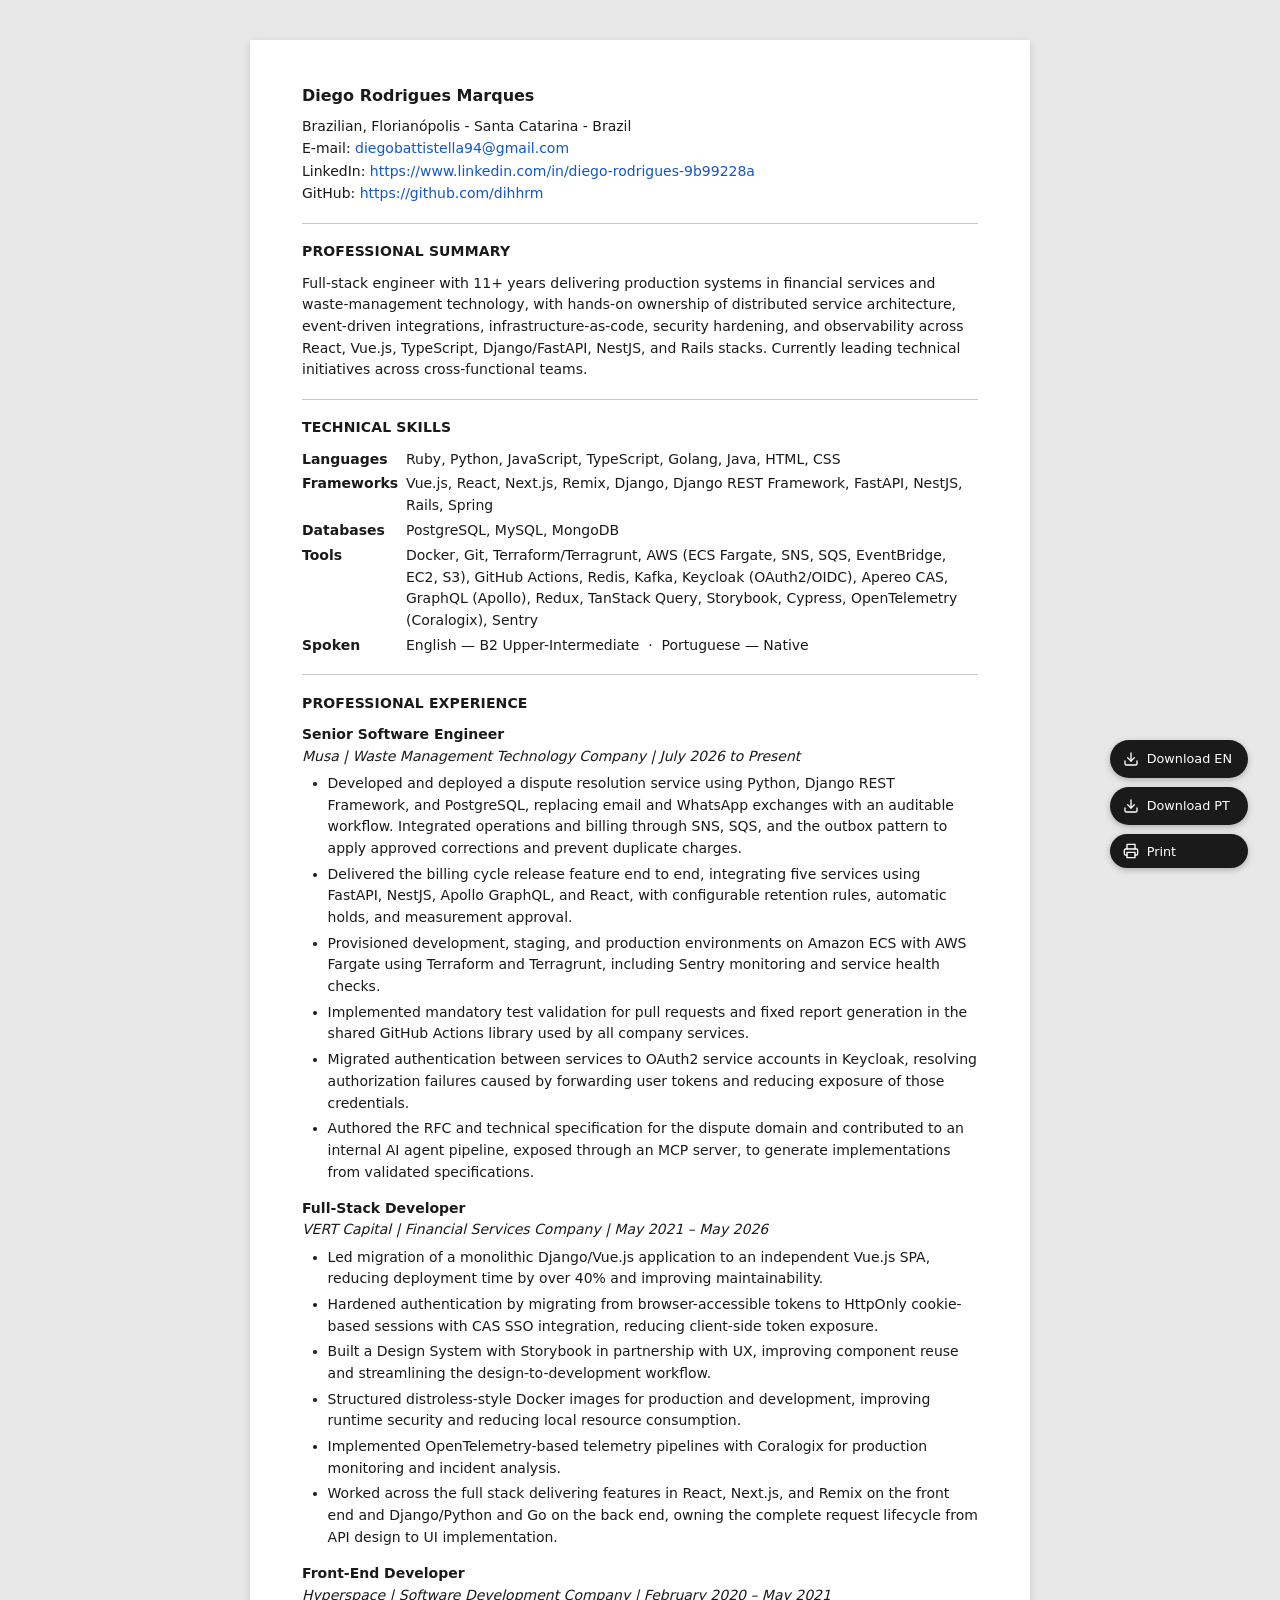
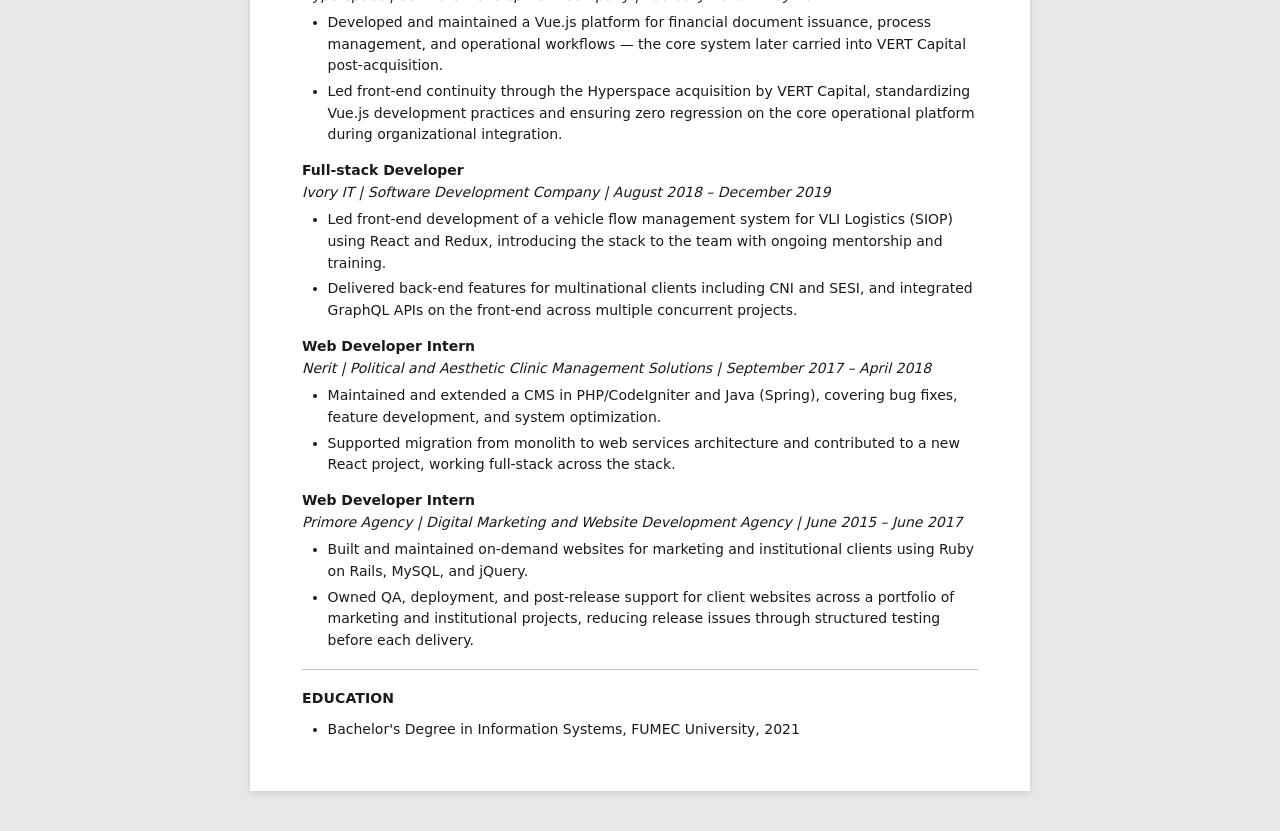
<file: index.html>
<!doctype html>
<html lang="en">
  <head>
    <meta charset="UTF-8" />
    <meta name="viewport" content="width=device-width, initial-scale=1.0" />
    <title>Diego Rodrigues Marques | CV</title>
    <link rel="stylesheet" href="styles.css" />
  </head>
  <body>
    <main class="cv">
      <header class="cv__header">
        <h1 class="cv__name">Diego Rodrigues Marques</h1>
        <div class="cv__contact">
          <span class="cv__contact-item"
            >Brazilian, Florianópolis - Santa Catarina - Brazil</span
          >
          <span class="cv__contact-item"
            >E-mail:
            <a href="mailto:diegobattistella94@gmail.com"
              >diegobattistella94@gmail.com</a
            ></span
          >
          <span class="cv__contact-item"
            >LinkedIn:
            <a
              href="https://www.linkedin.com/in/diego-rodrigues-9b99228a"
              target="_blank"
              rel="noopener noreferrer"
              >https://www.linkedin.com/in/diego-rodrigues-9b99228a</a
            ></span
          >
          <span class="cv__contact-item"
            >GitHub:
            <a
              href="https://github.com/dihhrm"
              target="_blank"
              rel="noopener noreferrer"
              >https://github.com/dihhrm</a
            ></span
          >
        </div>
      </header>

      <hr class="cv__divider" />

      <section class="cv__section">
        <h2 class="cv__section-title">Professional Summary</h2>
        <p class="cv__paragraph">
          Full-stack engineer with 11+ years delivering production systems in
          financial services and waste-management technology, with hands-on
          ownership of distributed service architecture, event-driven
          integrations, infrastructure-as-code, security hardening, and
          observability across React, Vue.js, TypeScript, Django/FastAPI,
          NestJS, and Rails stacks. Currently leading technical initiatives
          across cross-functional teams.
        </p>
      </section>

      <hr class="cv__divider" />

      <section class="cv__section">
        <h2 class="cv__section-title">Technical Skills</h2>
        <dl class="cv__skills">
          <div class="cv__skills-row">
            <dt class="cv__skills-term">Languages</dt>
            <dd class="cv__skills-def">
              Ruby, Python, JavaScript, TypeScript, Golang, Java, HTML, CSS
            </dd>
          </div>
          <div class="cv__skills-row">
            <dt class="cv__skills-term">Frameworks</dt>
            <dd class="cv__skills-def">
              Vue.js, React, Next.js, Remix, Django, Django REST Framework,
              FastAPI, NestJS, Rails, Spring
            </dd>
          </div>
          <div class="cv__skills-row">
            <dt class="cv__skills-term">Databases</dt>
            <dd class="cv__skills-def">PostgreSQL, MySQL, MongoDB</dd>
          </div>
          <div class="cv__skills-row">
            <dt class="cv__skills-term">Tools</dt>
            <dd class="cv__skills-def">
              Docker, Git, Terraform/Terragrunt, AWS (ECS Fargate, SNS, SQS,
              EventBridge, EC2, S3), GitHub Actions, Redis, Kafka, Keycloak
              (OAuth2/OIDC), Apereo CAS, GraphQL (Apollo), Redux, TanStack
              Query, Storybook, Cypress, OpenTelemetry (Coralogix), Sentry
            </dd>
          </div>
          <div class="cv__skills-row">
            <dt class="cv__skills-term">Spoken</dt>
            <dd class="cv__skills-def">
              English — B2 Upper-Intermediate &nbsp;·&nbsp; Portuguese — Native
            </dd>
          </div>
        </dl>
      </section>

      <hr class="cv__divider" />

      <section class="cv__section">
        <h2 class="cv__section-title">Professional Experience</h2>

        <div class="cv__job">
          <h3 class="cv__job-title">Senior Software Engineer</h3>
          <p class="cv__job-meta">
            Musa | Waste Management Technology Company | July 2026 to Present
          </p>
          <ul class="cv__list">
            <li class="cv__list-item">
              Developed and deployed a dispute resolution service using Python,
              Django REST Framework, and PostgreSQL, replacing email and WhatsApp
              exchanges with an auditable workflow. Integrated operations and
              billing through SNS, SQS, and the outbox pattern to apply approved
              corrections and prevent duplicate charges.
            </li>
            <li class="cv__list-item">
              Delivered the billing cycle release feature end to end, integrating
              five services using FastAPI, NestJS, Apollo GraphQL, and React, with
              configurable retention rules, automatic holds, and measurement
              approval.
            </li>
            <li class="cv__list-item">
              Provisioned development, staging, and production environments on
              Amazon ECS with AWS Fargate using Terraform and Terragrunt,
              including Sentry monitoring and service health checks.
            </li>
            <li class="cv__list-item">
              Implemented mandatory test validation for pull requests and fixed
              report generation in the shared GitHub Actions library used by all
              company services.
            </li>
            <li class="cv__list-item">
              Migrated authentication between services to OAuth2 service accounts
              in Keycloak, resolving authorization failures caused by forwarding
              user tokens and reducing exposure of those credentials.
            </li>
            <li class="cv__list-item">
              Authored the RFC and technical specification for the dispute domain
              and contributed to an internal AI agent pipeline, exposed through
              an MCP server, to generate implementations from validated
              specifications.
            </li>
          </ul>
        </div>

        <div class="cv__job">
          <h3 class="cv__job-title">Full-Stack Developer</h3>
          <p class="cv__job-meta">
            VERT Capital | Financial Services Company | May 2021 – May 2026
          </p>
          <ul class="cv__list">
            <li class="cv__list-item">
              Led migration of a monolithic Django/Vue.js application to an
              independent Vue.js SPA, reducing deployment time by over 40% and
              improving maintainability.
            </li>
            <li class="cv__list-item">
              Hardened authentication by migrating from browser-accessible
              tokens to HttpOnly cookie-based sessions with CAS SSO integration,
              reducing client-side token exposure.
            </li>
            <li class="cv__list-item">
              Built a Design System with Storybook in partnership with UX,
              improving component reuse and streamlining the
              design-to-development workflow.
            </li>
            <li class="cv__list-item">
              Structured distroless-style Docker images for production and
              development, improving runtime security and reducing local
              resource consumption.
            </li>
            <li class="cv__list-item">
              Implemented OpenTelemetry-based telemetry pipelines with Coralogix
              for production monitoring and incident analysis.
            </li>
            <li class="cv__list-item">
              Worked across the full stack delivering features in React, Next.js,
              and Remix on the front end and Django/Python and Go on the back
              end, owning the complete request lifecycle from API design to UI
              implementation.
            </li>
          </ul>
        </div>

        <div class="cv__job">
          <h3 class="cv__job-title">Front-End Developer</h3>
          <p class="cv__job-meta">
            Hyperspace | Software Development Company | February 2020 – May 2021
          </p>
          <ul class="cv__list">
            <li class="cv__list-item">
              Developed and maintained a Vue.js platform for financial document
              issuance, process management, and operational workflows — the core
              system later carried into VERT Capital post-acquisition.
            </li>
            <li class="cv__list-item">
              Led front-end continuity through the Hyperspace acquisition by
              VERT Capital, standardizing Vue.js development practices and
              ensuring zero regression on the core operational platform during
              organizational integration.
            </li>
          </ul>
        </div>

        <div class="cv__job">
          <h3 class="cv__job-title">Full-stack Developer</h3>
          <p class="cv__job-meta">
            Ivory IT | Software Development Company | August 2018 – December
            2019
          </p>
          <ul class="cv__list">
            <li class="cv__list-item">
              Led front-end development of a vehicle flow management system for
              VLI Logistics (SIOP) using React and Redux, introducing the stack
              to the team with ongoing mentorship and training.
            </li>
            <li class="cv__list-item">
              Delivered back-end features for multinational clients including
              CNI and SESI, and integrated GraphQL APIs on the front-end across
              multiple concurrent projects.
            </li>
          </ul>
        </div>

        <div class="cv__job">
          <h3 class="cv__job-title">Web Developer Intern</h3>
          <p class="cv__job-meta">
            Nerit | Political and Aesthetic Clinic Management Solutions |
            September 2017 – April 2018
          </p>
          <ul class="cv__list">
            <li class="cv__list-item">
              Maintained and extended a CMS in PHP/CodeIgniter and Java
              (Spring), covering bug fixes, feature development, and system
              optimization.
            </li>
            <li class="cv__list-item">
              Supported migration from monolith to web services architecture and
              contributed to a new React project, working full-stack across the
              stack.
            </li>
          </ul>
        </div>

        <div class="cv__job">
          <h3 class="cv__job-title">Web Developer Intern</h3>
          <p class="cv__job-meta">
            Primore Agency | Digital Marketing and Website Development Agency |
            June 2015 – June 2017
          </p>
          <ul class="cv__list">
            <li class="cv__list-item">
              Built and maintained on-demand websites for marketing and
              institutional clients using Ruby on Rails, MySQL, and jQuery.
            </li>
            <li class="cv__list-item">
              Owned QA, deployment, and post-release support for client websites
              across a portfolio of marketing and institutional projects, reducing
              release issues through structured testing before each delivery.
            </li>
          </ul>
        </div>
      </section>

      <hr class="cv__divider" />

      <section class="cv__section">
        <h2 class="cv__section-title">Education</h2>
        <ul class="cv__list">
          <li class="cv__list-item">
            Bachelor's Degree in Information Systems, FUMEC University, 2021
          </li>
        </ul>
      </section>
    </main>

    <div class="fab">
      <a
        class="fab__action"
        href="files/CV.pdf"
        download="Diego_Rodrigues_Marques_CV.pdf"
        aria-label="Download CV in English"
      >
        <svg
          class="fab__icon"
          xmlns="http://www.w3.org/2000/svg"
          viewBox="0 0 24 24"
          fill="none"
          stroke="currentColor"
          stroke-width="2"
          stroke-linecap="round"
          stroke-linejoin="round"
          aria-hidden="true"
        >
          <path d="M21 15v4a2 2 0 0 1-2 2H5a2 2 0 0 1-2-2v-4" />
          <polyline points="7 10 12 15 17 10" />
          <line x1="12" y1="15" x2="12" y2="3" />
        </svg>
        <span class="fab__label">Download EN</span>
      </a>
      <a
        class="fab__action"
        href="files/CV_PT.pdf"
        download="Diego_Rodrigues_Marques_CV_PT.pdf"
        aria-label="Download CV em Português"
      >
        <svg
          class="fab__icon"
          xmlns="http://www.w3.org/2000/svg"
          viewBox="0 0 24 24"
          fill="none"
          stroke="currentColor"
          stroke-width="2"
          stroke-linecap="round"
          stroke-linejoin="round"
          aria-hidden="true"
        >
          <path d="M21 15v4a2 2 0 0 1-2 2H5a2 2 0 0 1-2-2v-4" />
          <polyline points="7 10 12 15 17 10" />
          <line x1="12" y1="15" x2="12" y2="3" />
        </svg>
        <span class="fab__label">Download PT</span>
      </a>
      <button
        class="fab__action"
        onclick="window.print()"
        aria-label="Print CV"
      >
        <svg
          class="fab__icon"
          xmlns="http://www.w3.org/2000/svg"
          viewBox="0 0 24 24"
          fill="none"
          stroke="currentColor"
          stroke-width="2"
          stroke-linecap="round"
          stroke-linejoin="round"
          aria-hidden="true"
        >
          <polyline points="6 9 6 2 18 2 18 9" />
          <path
            d="M6 18H4a2 2 0 0 1-2-2v-5a2 2 0 0 1 2-2h16a2 2 0 0 1 2 2v5a2 2 0 0 1-2 2h-2"
          />
          <rect x="6" y="14" width="12" height="8" />
        </svg>
        <span class="fab__label">Print</span>
      </button>
    </div>
  </body>
</html>
</file>
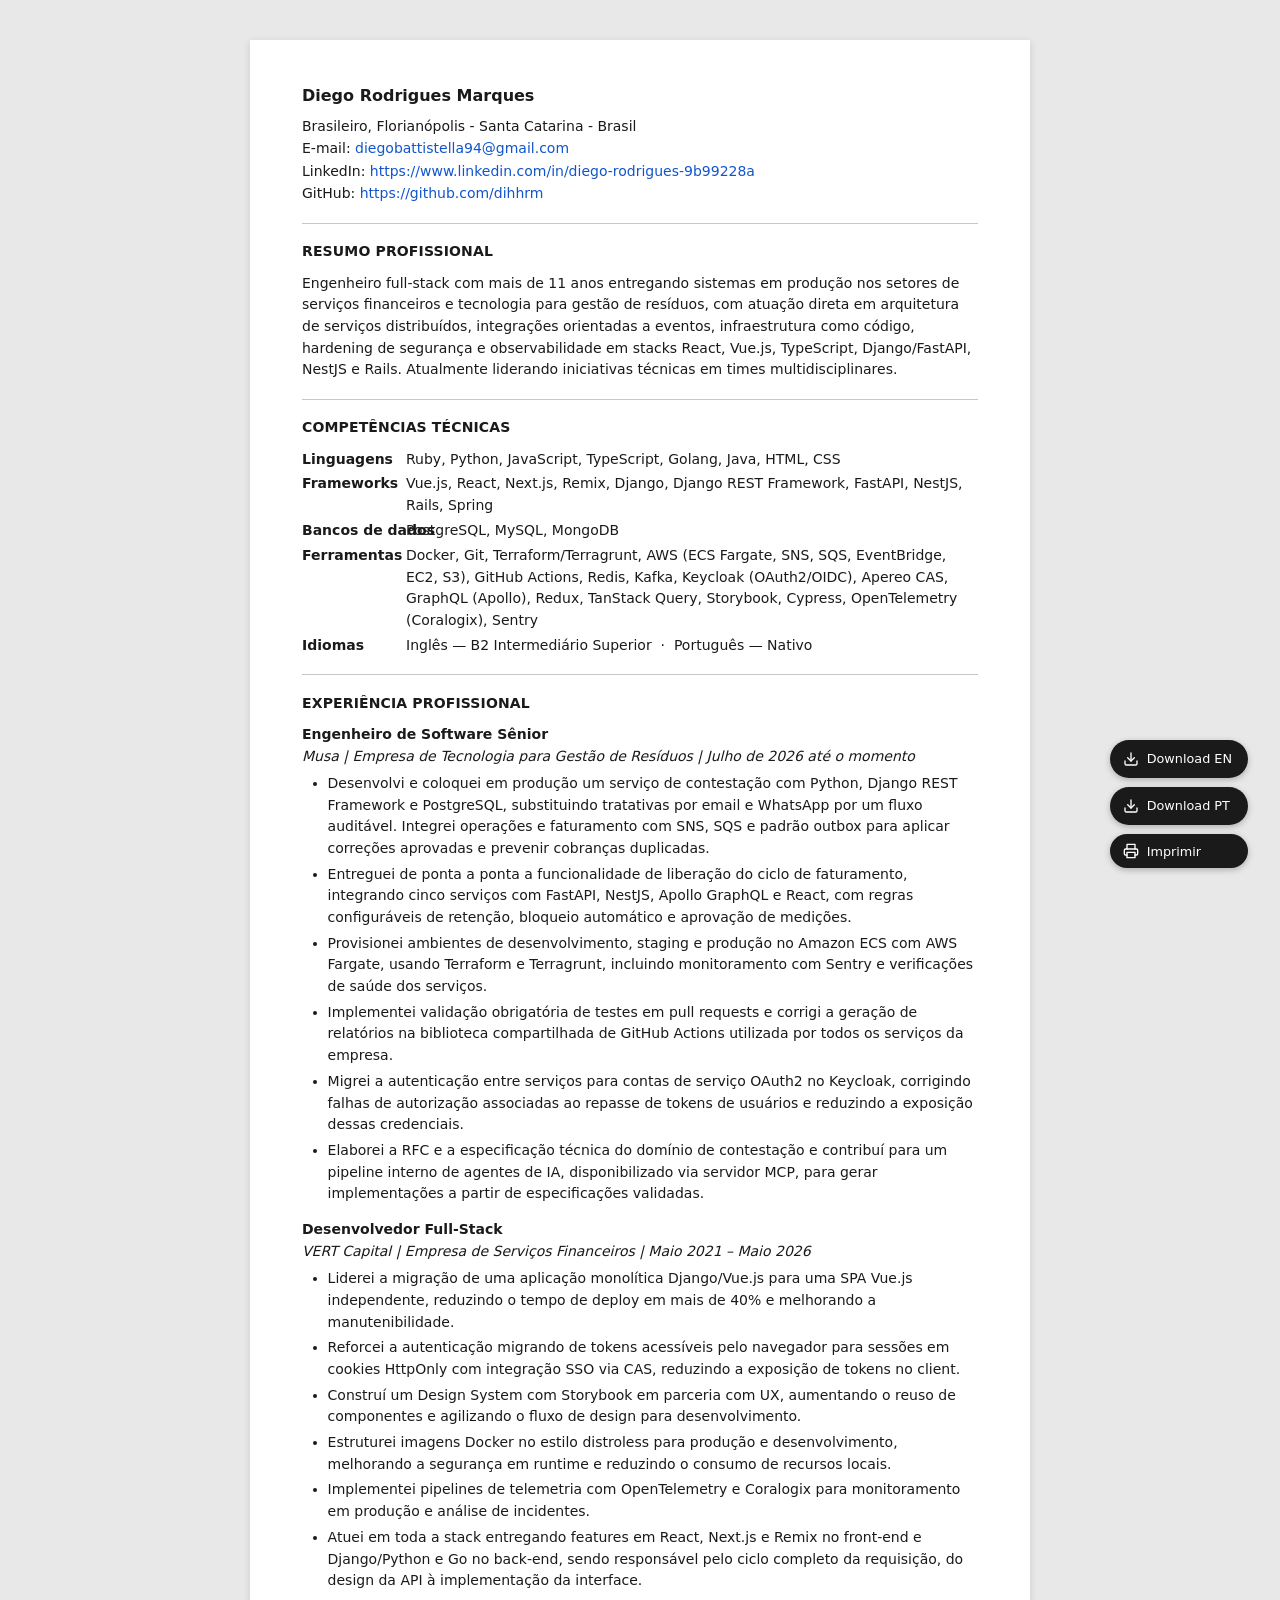
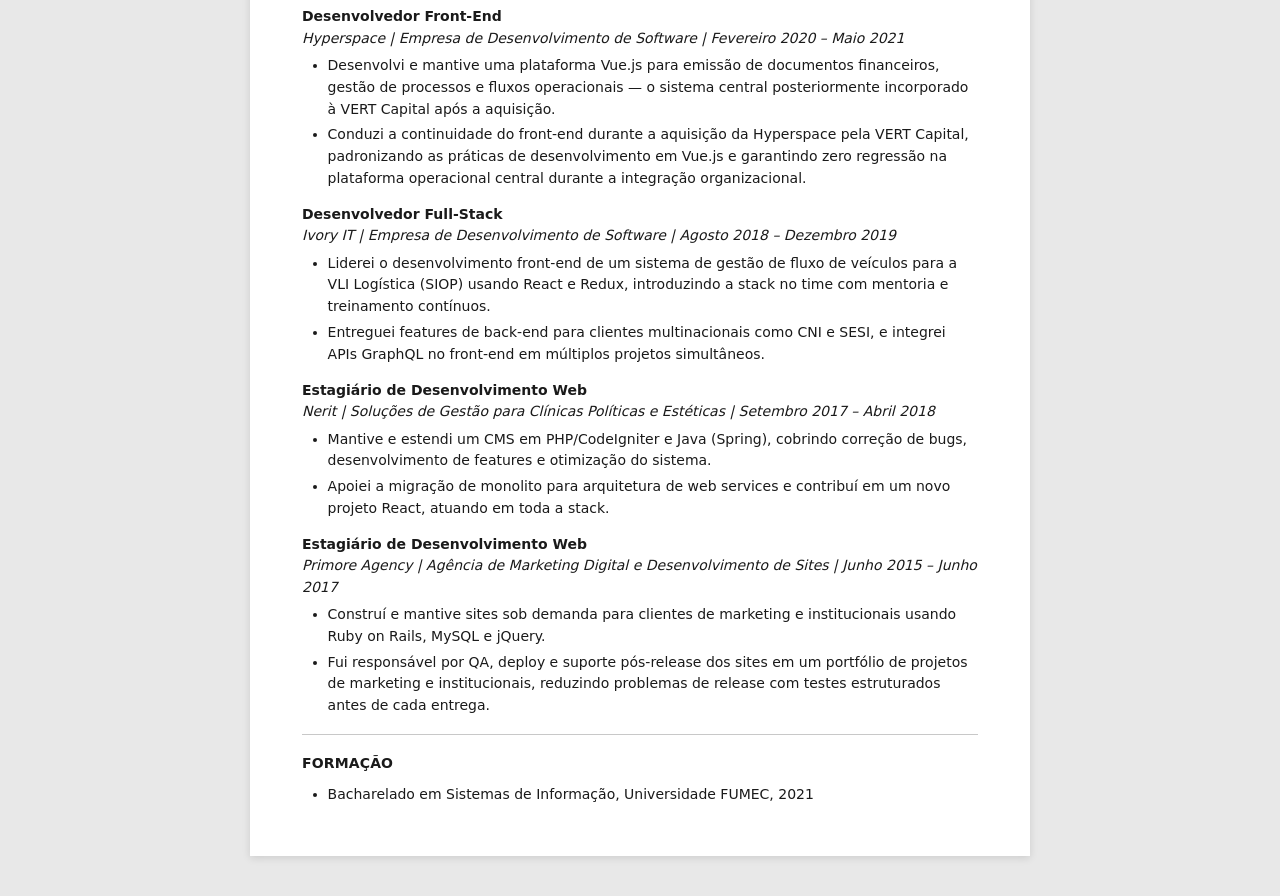
<file: index-pt.html>
<!doctype html>
<html lang="pt-BR">
  <head>
    <meta charset="UTF-8" />
    <meta name="viewport" content="width=device-width, initial-scale=1.0" />
    <title>Diego Rodrigues Marques | Currículo</title>
    <link rel="stylesheet" href="styles.css" />
  </head>
  <body>
    <main class="cv">
      <header class="cv__header">
        <h1 class="cv__name">Diego Rodrigues Marques</h1>
        <div class="cv__contact">
          <span class="cv__contact-item"
            >Brasileiro, Florianópolis - Santa Catarina - Brasil</span
          >
          <span class="cv__contact-item"
            >E-mail:
            <a href="mailto:diegobattistella94@gmail.com"
              >diegobattistella94@gmail.com</a
            ></span
          >
          <span class="cv__contact-item"
            >LinkedIn:
            <a
              href="https://www.linkedin.com/in/diego-rodrigues-9b99228a"
              target="_blank"
              rel="noopener noreferrer"
              >https://www.linkedin.com/in/diego-rodrigues-9b99228a</a
            ></span
          >
          <span class="cv__contact-item"
            >GitHub:
            <a
              href="https://github.com/dihhrm"
              target="_blank"
              rel="noopener noreferrer"
              >https://github.com/dihhrm</a
            ></span
          >
        </div>
      </header>

      <hr class="cv__divider" />

      <section class="cv__section">
        <h2 class="cv__section-title">Resumo Profissional</h2>
        <p class="cv__paragraph">
          Engenheiro full-stack com mais de 11 anos entregando sistemas em
          produção nos setores de serviços financeiros e tecnologia para gestão
          de resíduos, com atuação direta em arquitetura de serviços
          distribuídos, integrações orientadas a eventos, infraestrutura como
          código, hardening de segurança e observabilidade em stacks React,
          Vue.js, TypeScript, Django/FastAPI, NestJS e Rails. Atualmente
          liderando iniciativas técnicas em times multidisciplinares.
        </p>
      </section>

      <hr class="cv__divider" />

      <section class="cv__section">
        <h2 class="cv__section-title">Competências Técnicas</h2>
        <dl class="cv__skills">
          <div class="cv__skills-row">
            <dt class="cv__skills-term">Linguagens</dt>
            <dd class="cv__skills-def">
              Ruby, Python, JavaScript, TypeScript, Golang, Java, HTML, CSS
            </dd>
          </div>
          <div class="cv__skills-row">
            <dt class="cv__skills-term">Frameworks</dt>
            <dd class="cv__skills-def">
              Vue.js, React, Next.js, Remix, Django, Django REST Framework,
              FastAPI, NestJS, Rails, Spring
            </dd>
          </div>
          <div class="cv__skills-row">
            <dt class="cv__skills-term">Bancos de dados</dt>
            <dd class="cv__skills-def">PostgreSQL, MySQL, MongoDB</dd>
          </div>
          <div class="cv__skills-row">
            <dt class="cv__skills-term">Ferramentas</dt>
            <dd class="cv__skills-def">
              Docker, Git, Terraform/Terragrunt, AWS (ECS Fargate, SNS, SQS,
              EventBridge, EC2, S3), GitHub Actions, Redis, Kafka, Keycloak
              (OAuth2/OIDC), Apereo CAS, GraphQL (Apollo), Redux, TanStack
              Query, Storybook, Cypress, OpenTelemetry (Coralogix), Sentry
            </dd>
          </div>
          <div class="cv__skills-row">
            <dt class="cv__skills-term">Idiomas</dt>
            <dd class="cv__skills-def">
              Inglês — B2 Intermediário Superior &nbsp;·&nbsp; Português —
              Nativo
            </dd>
          </div>
        </dl>
      </section>

      <hr class="cv__divider" />

      <section class="cv__section">
        <h2 class="cv__section-title">Experiência Profissional</h2>

        <div class="cv__job">
          <h3 class="cv__job-title">Engenheiro de Software Sênior</h3>
          <p class="cv__job-meta">
            Musa | Empresa de Tecnologia para Gestão de Resíduos | Julho de 2026
            até o momento
          </p>
          <ul class="cv__list">
            <li class="cv__list-item">
              Desenvolvi e coloquei em produção um serviço de contestação com
              Python, Django REST Framework e PostgreSQL, substituindo tratativas
              por email e WhatsApp por um fluxo auditável. Integrei operações e
              faturamento com SNS, SQS e padrão outbox para aplicar correções
              aprovadas e prevenir cobranças duplicadas.
            </li>
            <li class="cv__list-item">
              Entreguei de ponta a ponta a funcionalidade de liberação do ciclo
              de faturamento, integrando cinco serviços com FastAPI, NestJS,
              Apollo GraphQL e React, com regras configuráveis de retenção,
              bloqueio automático e aprovação de medições.
            </li>
            <li class="cv__list-item">
              Provisionei ambientes de desenvolvimento, staging e produção no
              Amazon ECS com AWS Fargate, usando Terraform e Terragrunt, incluindo
              monitoramento com Sentry e verificações de saúde dos serviços.
            </li>
            <li class="cv__list-item">
              Implementei validação obrigatória de testes em pull requests e
              corrigi a geração de relatórios na biblioteca compartilhada de
              GitHub Actions utilizada por todos os serviços da empresa.
            </li>
            <li class="cv__list-item">
              Migrei a autenticação entre serviços para contas de serviço OAuth2
              no Keycloak, corrigindo falhas de autorização associadas ao repasse
              de tokens de usuários e reduzindo a exposição dessas credenciais.
            </li>
            <li class="cv__list-item">
              Elaborei a RFC e a especificação técnica do domínio de contestação
              e contribuí para um pipeline interno de agentes de IA,
              disponibilizado via servidor MCP, para gerar implementações a
              partir de especificações validadas.
            </li>
          </ul>
        </div>

        <div class="cv__job">
          <h3 class="cv__job-title">Desenvolvedor Full-Stack</h3>
          <p class="cv__job-meta">
            VERT Capital | Empresa de Serviços Financeiros | Maio 2021 – Maio
            2026
          </p>
          <ul class="cv__list">
            <li class="cv__list-item">
              Liderei a migração de uma aplicação monolítica Django/Vue.js para
              uma SPA Vue.js independente, reduzindo o tempo de deploy em mais
              de 40% e melhorando a manutenibilidade.
            </li>
            <li class="cv__list-item">
              Reforcei a autenticação migrando de tokens acessíveis pelo
              navegador para sessões em cookies HttpOnly com integração SSO via
              CAS, reduzindo a exposição de tokens no client.
            </li>
            <li class="cv__list-item">
              Construí um Design System com Storybook em parceria com UX,
              aumentando o reuso de componentes e agilizando o fluxo de design
              para desenvolvimento.
            </li>
            <li class="cv__list-item">
              Estruturei imagens Docker no estilo distroless para produção e
              desenvolvimento, melhorando a segurança em runtime e reduzindo o
              consumo de recursos locais.
            </li>
            <li class="cv__list-item">
              Implementei pipelines de telemetria com OpenTelemetry e Coralogix
              para monitoramento em produção e análise de incidentes.
            </li>
            <li class="cv__list-item">
              Atuei em toda a stack entregando features em React, Next.js e
              Remix no front-end e Django/Python e Go no back-end, sendo
              responsável pelo ciclo completo da requisição, do design da API à
              implementação da interface.
            </li>
          </ul>
        </div>

        <div class="cv__job">
          <h3 class="cv__job-title">Desenvolvedor Front-End</h3>
          <p class="cv__job-meta">
            Hyperspace | Empresa de Desenvolvimento de Software | Fevereiro 2020
            – Maio 2021
          </p>
          <ul class="cv__list">
            <li class="cv__list-item">
              Desenvolvi e mantive uma plataforma Vue.js para emissão de
              documentos financeiros, gestão de processos e fluxos operacionais
              — o sistema central posteriormente incorporado à VERT Capital
              após a aquisição.
            </li>
            <li class="cv__list-item">
              Conduzi a continuidade do front-end durante a aquisição da
              Hyperspace pela VERT Capital, padronizando as práticas de
              desenvolvimento em Vue.js e garantindo zero regressão na
              plataforma operacional central durante a integração
              organizacional.
            </li>
          </ul>
        </div>

        <div class="cv__job">
          <h3 class="cv__job-title">Desenvolvedor Full-Stack</h3>
          <p class="cv__job-meta">
            Ivory IT | Empresa de Desenvolvimento de Software | Agosto 2018 –
            Dezembro 2019
          </p>
          <ul class="cv__list">
            <li class="cv__list-item">
              Liderei o desenvolvimento front-end de um sistema de gestão de
              fluxo de veículos para a VLI Logística (SIOP) usando React e
              Redux, introduzindo a stack no time com mentoria e treinamento
              contínuos.
            </li>
            <li class="cv__list-item">
              Entreguei features de back-end para clientes multinacionais como
              CNI e SESI, e integrei APIs GraphQL no front-end em múltiplos
              projetos simultâneos.
            </li>
          </ul>
        </div>

        <div class="cv__job">
          <h3 class="cv__job-title">Estagiário de Desenvolvimento Web</h3>
          <p class="cv__job-meta">
            Nerit | Soluções de Gestão para Clínicas Políticas e Estéticas |
            Setembro 2017 – Abril 2018
          </p>
          <ul class="cv__list">
            <li class="cv__list-item">
              Mantive e estendi um CMS em PHP/CodeIgniter e Java (Spring),
              cobrindo correção de bugs, desenvolvimento de features e
              otimização do sistema.
            </li>
            <li class="cv__list-item">
              Apoiei a migração de monolito para arquitetura de web services e
              contribuí em um novo projeto React, atuando em toda a stack.
            </li>
          </ul>
        </div>

        <div class="cv__job">
          <h3 class="cv__job-title">Estagiário de Desenvolvimento Web</h3>
          <p class="cv__job-meta">
            Primore Agency | Agência de Marketing Digital e Desenvolvimento de
            Sites | Junho 2015 – Junho 2017
          </p>
          <ul class="cv__list">
            <li class="cv__list-item">
              Construí e mantive sites sob demanda para clientes de marketing e
              institucionais usando Ruby on Rails, MySQL e jQuery.
            </li>
            <li class="cv__list-item">
              Fui responsável por QA, deploy e suporte pós-release dos sites em
              um portfólio de projetos de marketing e institucionais, reduzindo
              problemas de release com testes estruturados antes de cada
              entrega.
            </li>
          </ul>
        </div>
      </section>

      <hr class="cv__divider" />

      <section class="cv__section">
        <h2 class="cv__section-title">Formação</h2>
        <ul class="cv__list">
          <li class="cv__list-item">
            Bacharelado em Sistemas de Informação, Universidade FUMEC, 2021
          </li>
        </ul>
      </section>
    </main>

    <div class="fab">
      <a
        class="fab__action"
        href="files/CV.pdf"
        download="Diego_Rodrigues_Marques_CV.pdf"
        aria-label="Download CV in English"
      >
        <svg
          class="fab__icon"
          xmlns="http://www.w3.org/2000/svg"
          viewBox="0 0 24 24"
          fill="none"
          stroke="currentColor"
          stroke-width="2"
          stroke-linecap="round"
          stroke-linejoin="round"
          aria-hidden="true"
        >
          <path d="M21 15v4a2 2 0 0 1-2 2H5a2 2 0 0 1-2-2v-4" />
          <polyline points="7 10 12 15 17 10" />
          <line x1="12" y1="15" x2="12" y2="3" />
        </svg>
        <span class="fab__label">Download EN</span>
      </a>
      <a
        class="fab__action"
        href="files/CV_PT.pdf"
        download="Diego_Rodrigues_Marques_CV_PT.pdf"
        aria-label="Download CV em Português"
      >
        <svg
          class="fab__icon"
          xmlns="http://www.w3.org/2000/svg"
          viewBox="0 0 24 24"
          fill="none"
          stroke="currentColor"
          stroke-width="2"
          stroke-linecap="round"
          stroke-linejoin="round"
          aria-hidden="true"
        >
          <path d="M21 15v4a2 2 0 0 1-2 2H5a2 2 0 0 1-2-2v-4" />
          <polyline points="7 10 12 15 17 10" />
          <line x1="12" y1="15" x2="12" y2="3" />
        </svg>
        <span class="fab__label">Download PT</span>
      </a>
      <button
        class="fab__action"
        onclick="window.print()"
        aria-label="Imprimir currículo"
      >
        <svg
          class="fab__icon"
          xmlns="http://www.w3.org/2000/svg"
          viewBox="0 0 24 24"
          fill="none"
          stroke="currentColor"
          stroke-width="2"
          stroke-linecap="round"
          stroke-linejoin="round"
          aria-hidden="true"
        >
          <polyline points="6 9 6 2 18 2 18 9" />
          <path
            d="M6 18H4a2 2 0 0 1-2-2v-5a2 2 0 0 1 2-2h16a2 2 0 0 1 2 2v5a2 2 0 0 1-2 2h-2"
          />
          <rect x="6" y="14" width="12" height="8" />
        </svg>
        <span class="fab__label">Imprimir</span>
      </button>
    </div>
  </body>
</html>
</file>
<file: styles.css>
*,
*::before,
*::after {
  box-sizing: border-box;
  margin: 0;
  padding: 0;
}

:root {
  --color-text: #1a1a1a;
  --color-link: #1155cc;
  --color-divider: #c8c8c8;
  --color-page-bg: #e8e8e8;
  --color-card-bg: #ffffff;
  --color-fab-bg: #1a1a1a;
  --color-fab-hover: #3a3a3a;
  --color-fab-text: #ffffff;
  --font: system-ui, -apple-system, "Segoe UI", Arial, sans-serif;
  --font-size-base: 10.5pt;
  --line-height: 1.55;
  --cv-max-width: 780px;
}

body {
  font-family: var(--font);
  font-size: var(--font-size-base);
  line-height: var(--line-height);
  color: var(--color-text);
  background-color: var(--color-page-bg);
}

.cv {
  max-width: var(--cv-max-width);
  margin: 2.5rem auto;
  background-color: var(--color-card-bg);
  padding: 2.75rem 3.25rem;
  box-shadow: 0 2px 8px rgba(0, 0, 0, 0.12);
}

.cv__header {
  margin-bottom: 1.1rem;
}

.cv__name {
  font-size: 12pt;
  font-weight: 700;
  margin-bottom: 0.45rem;
}

.cv__contact {
  display: flex;
  flex-direction: column;
  gap: 0.05rem;
}

.cv__contact-item {
  font-size: var(--font-size-base);
}

.cv__contact-item a {
  color: var(--color-link);
  text-decoration: none;
}

.cv__contact-item a:hover {
  text-decoration: underline;
}

.cv__divider {
  border: none;
  border-top: 1px solid var(--color-divider);
  margin: 1.1rem 0;
}

.cv__section {
  margin-bottom: 0.4rem;
}

.cv__section-title {
  font-size: var(--font-size-base);
  font-weight: 700;
  text-transform: uppercase;
  letter-spacing: 0.01em;
  margin-bottom: 0.6rem;
}

.cv__paragraph {
  line-height: var(--line-height);
}

.cv__list {
  list-style-type: disc;
  padding-left: 1.6rem;
  margin-top: 0.35rem;
}

.cv__list--nested {
  list-style-type: circle;
  margin-top: 0.15rem;
}

.cv__list-item {
  margin-bottom: 0.25rem;
}

.cv__list-item:last-child {
  margin-bottom: 0;
}

.cv__job {
  margin-bottom: 0.9rem;
}

.cv__job:last-child {
  margin-bottom: 0;
}

.cv__job-title {
  font-size: var(--font-size-base);
  font-weight: 700;
}

.cv__job-meta {
  font-style: italic;
  margin-bottom: 0.35rem;
}

.cv__skills {
  display: flex;
  flex-direction: column;
  gap: 0.2rem;
}

.cv__skills-row {
  display: grid;
  grid-template-columns: 6rem 1fr;
  gap: 0.5rem;
  align-items: baseline;
}

.cv__skills-term {
  font-weight: 700;
  font-size: var(--font-size-base);
  white-space: nowrap;
}

.cv__skills-def {
  margin: 0;
  font-size: var(--font-size-base);
}

.cv__sub-header {
  margin-top: 0.5rem;
  margin-bottom: 0.15rem;
}

.fab {
  position: fixed;
  bottom: 2rem;
  right: 2rem;
  display: flex;
  flex-direction: column;
  gap: 0.6rem;
  z-index: 50;
}

.fab__action {
  display: inline-flex;
  align-items: center;
  gap: 0.45rem;
  background-color: var(--color-fab-bg);
  color: var(--color-fab-text);
  border: none;
  border-radius: 2rem;
  padding: 0.55rem 1rem 0.55rem 0.85rem;
  font-family: var(--font);
  font-size: 0.8rem;
  font-weight: 500;
  cursor: pointer;
  text-decoration: none;
  white-space: nowrap;
  transition: background-color 0.15s ease, transform 0.15s ease;
  box-shadow: 0 2px 6px rgba(0, 0, 0, 0.25);
}

.fab__action:hover {
  background-color: var(--color-fab-hover);
  transform: translateY(-1px);
}

.fab__action:active {
  transform: translateY(0);
}

.fab__icon {
  width: 16px;
  height: 16px;
  flex-shrink: 0;
}

@media (max-width: 640px) {
  .cv {
    margin: 0;
    padding: 1.5rem 1.25rem;
    box-shadow: none;
  }

  .fab {
    bottom: 1rem;
    right: 1rem;
  }
}

@media print {
  @page {
    margin: 14mm 16mm;
  }

  body {
    background-color: transparent;
    font-size: 10pt;
  }

  .cv {
    margin: 0;
    padding: 0;
    box-shadow: none;
    max-width: none;
  }

  .fab {
    display: none;
  }

  .cv__contact-item a {
    color: var(--color-text);
    text-decoration: none;
  }

  /* Allow long jobs to continue on the next page without leaving large gaps. */
  .cv__skills-row {
    break-inside: avoid;
  }

  :lang(pt-BR) .cv__skills-row {
    grid-template-columns: 8rem 1fr;
  }

  .cv__section-title,
  .cv__job-title,
  .cv__job-meta {
    break-after: avoid;
  }

  .cv__list-item {
    break-inside: avoid;
  }
}
</file>
